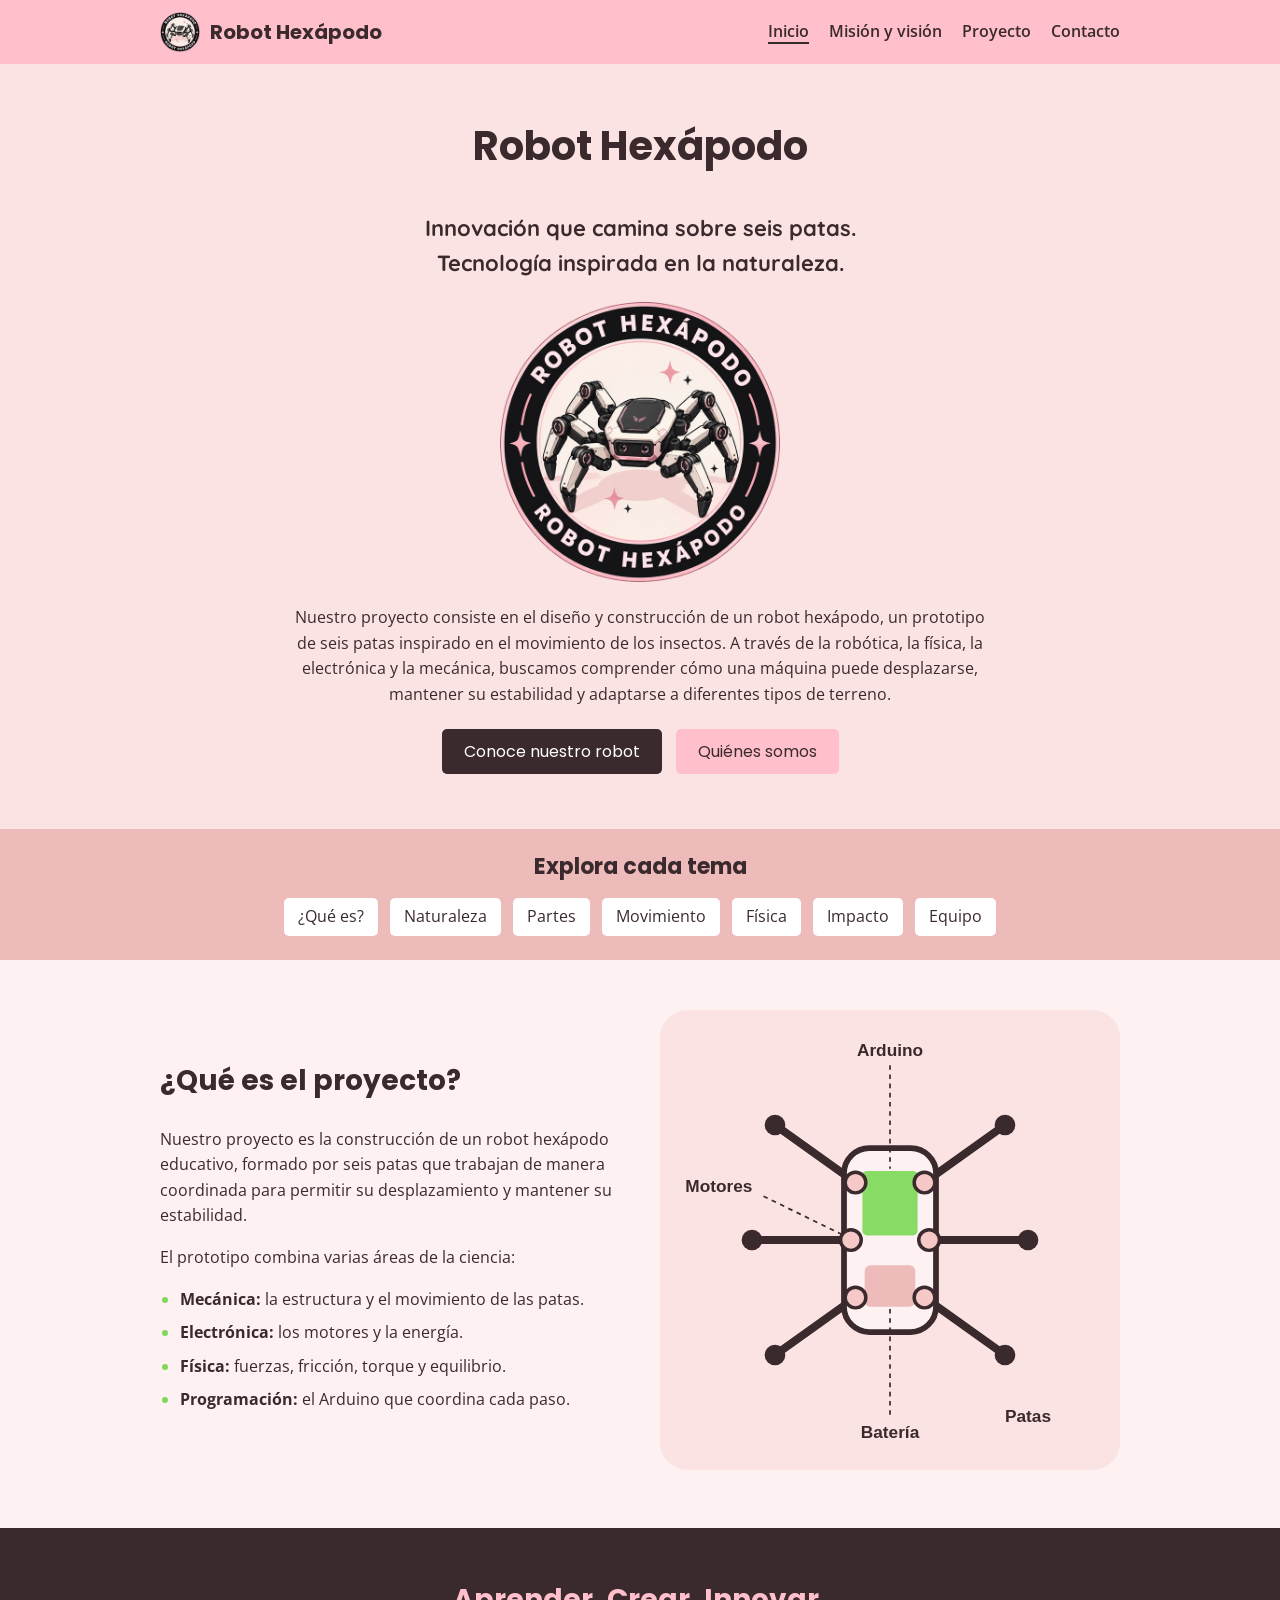
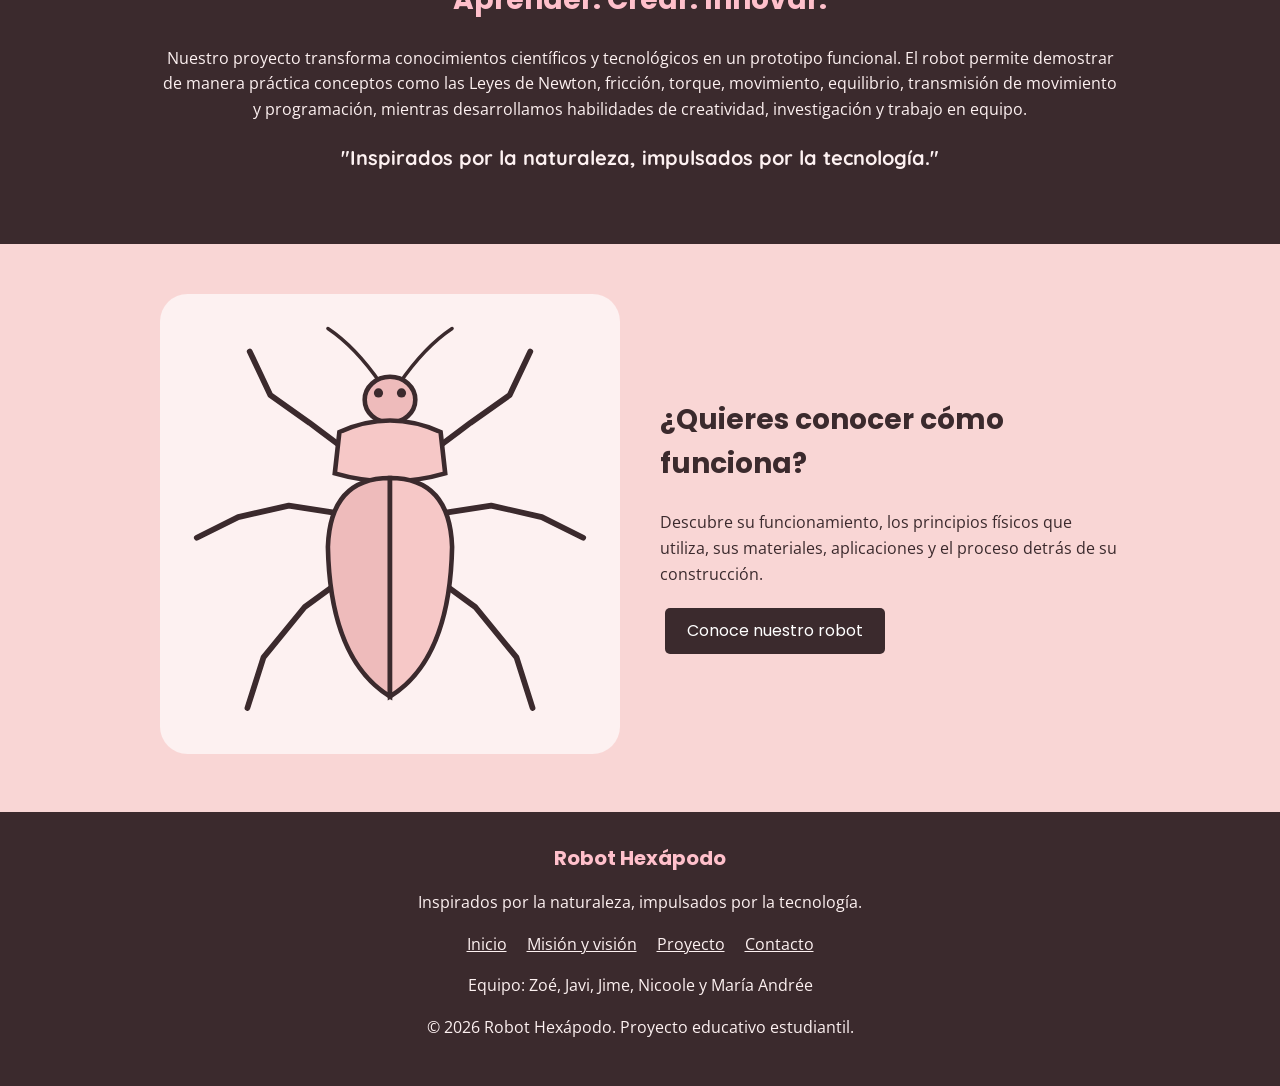
<file: index.html>
<!DOCTYPE html>
<html lang="es">
<head>
    <meta charset="UTF-8">
    <meta name="viewport" content="width=device-width, initial-scale=1.0">
    <title>Robot Hexápodo | Inicio</title>
    <meta name="description" content="Robot hexápodo: un proyecto estudiantil de seis patas inspirado en el movimiento de los insectos.">
    <link rel="icon" href="favicon.ico">
    <link rel="stylesheet" href="styles.css">
</head>
<body>

    <header>
        <div class="contenedor barra">
            <a href="index.html" class="logo">
                <img src="assets/logo-header.png" alt="Logo del robot hexápodo">
                Robot Hexápodo
            </a>
            <button class="menu-btn">Menú</button>
            <nav>
                <ul>
                    <li><a href="index.html" class="activo">Inicio</a></li>
                    <li><a href="mision-vision.html">Misión y visión</a></li>
                    <li><a href="proyecto.html">Proyecto</a></li>
                    <li><a href="contacto.html">Contacto</a></li>
                </ul>
            </nav>
        </div>
    </header>

    <!-- inicio -->
    <section class="inicio">
        <div class="contenedor">
            <h1>Robot Hexápodo</h1>
            <p class="subtitulo">Innovación que camina sobre seis patas.</p>
            <p class="subtitulo">Tecnología inspirada en la naturaleza.</p>
            <img src="assets/logo.png" alt="Logo del robot hexápodo">
            <p>Nuestro proyecto consiste en el diseño y construcción de un robot hexápodo, un prototipo de seis patas inspirado en el movimiento de los insectos. A través de la robótica, la física, la electrónica y la mecánica, buscamos comprender cómo una máquina puede desplazarse, mantener su estabilidad y adaptarse a diferentes tipos de terreno.</p>
            <a href="proyecto.html" class="boton">Conoce nuestro robot</a>
            <a href="mision-vision.html" class="boton boton-rosa">Quiénes somos</a>
        </div>
    </section>

    <!-- botones de temas -->
    <div class="temas">
        <div class="contenedor">
            <h2>Explora cada tema</h2>
            <a href="#que-es">¿Qué es?</a>
            <a href="proyecto.html#naturaleza">Naturaleza</a>
            <a href="proyecto.html#partes">Partes</a>
            <a href="proyecto.html#movimiento">Movimiento</a>
            <a href="proyecto.html#fisica">Física</a>
            <a href="proyecto.html#impacto">Impacto</a>
            <a href="mision-vision.html#equipo">Equipo</a>
        </div>
    </div>

    <!-- que es -->
    <section id="que-es" class="fondo1">
        <div class="contenedor dos-columnas">
            <div>
                <h2>¿Qué es el proyecto?</h2>
                <p>Nuestro proyecto es la construcción de un robot hexápodo educativo, formado por seis patas que trabajan de manera coordinada para permitir su desplazamiento y mantener su estabilidad.</p>
                <p>El prototipo combina varias áreas de la ciencia:</p>
                <ul class="lista">
                    <li><strong>Mecánica:</strong> la estructura y el movimiento de las patas.</li>
                    <li><strong>Electrónica:</strong> los motores y la energía.</li>
                    <li><strong>Física:</strong> fuerzas, fricción, torque y equilibrio.</li>
                    <li><strong>Programación:</strong> el Arduino que coordina cada paso.</li>
                </ul>
            </div>
            <div>
                <img src="assets/partes.svg" alt="Ilustración de las partes del robot: Arduino, batería, motores y patas">
            </div>
        </div>
    </section>

    <!-- propuesta de valor -->
    <section class="oscuro">
        <div class="contenedor">
            <h2>Aprender. Crear. Innovar.</h2>
            <p>Nuestro proyecto transforma conocimientos científicos y tecnológicos en un prototipo funcional. El robot permite demostrar de manera práctica conceptos como las Leyes de Newton, fricción, torque, movimiento, equilibrio, transmisión de movimiento y programación, mientras desarrollamos habilidades de creatividad, investigación y trabajo en equipo.</p>
            <p class="slogan">"Inspirados por la naturaleza, impulsados por la tecnología."</p>
        </div>
    </section>

    <!-- llamado a la accion -->
    <section class="fondo3">
        <div class="contenedor dos-columnas">
            <div>
                <img src="assets/insecto.svg" alt="Ilustración de un escarabajo visto desde arriba, con sus seis patas">
            </div>
            <div>
                <h2>¿Quieres conocer cómo funciona?</h2>
                <p>Descubre su funcionamiento, los principios físicos que utiliza, sus materiales, aplicaciones y el proceso detrás de su construcción.</p>
                <a href="proyecto.html" class="boton">Conoce nuestro robot</a>
            </div>
        </div>
    </section>

    <footer>
        <div class="contenedor">
            <h3>Robot Hexápodo</h3>
            <p>Inspirados por la naturaleza, impulsados por la tecnología.</p>
            <p>
                <a href="index.html">Inicio</a>
                <a href="mision-vision.html">Misión y visión</a>
                <a href="proyecto.html">Proyecto</a>
                <a href="contacto.html">Contacto</a>
            </p>
            <p>Equipo: Zoé, Javi, Jime, Nicoole y María Andrée</p>
            <p>© 2026 Robot Hexápodo. Proyecto educativo estudiantil.</p>
        </div>
    </footer>

    <button class="subir">Subir</button>

    <script src="app.js"></script>
</body>
</html>
</file>
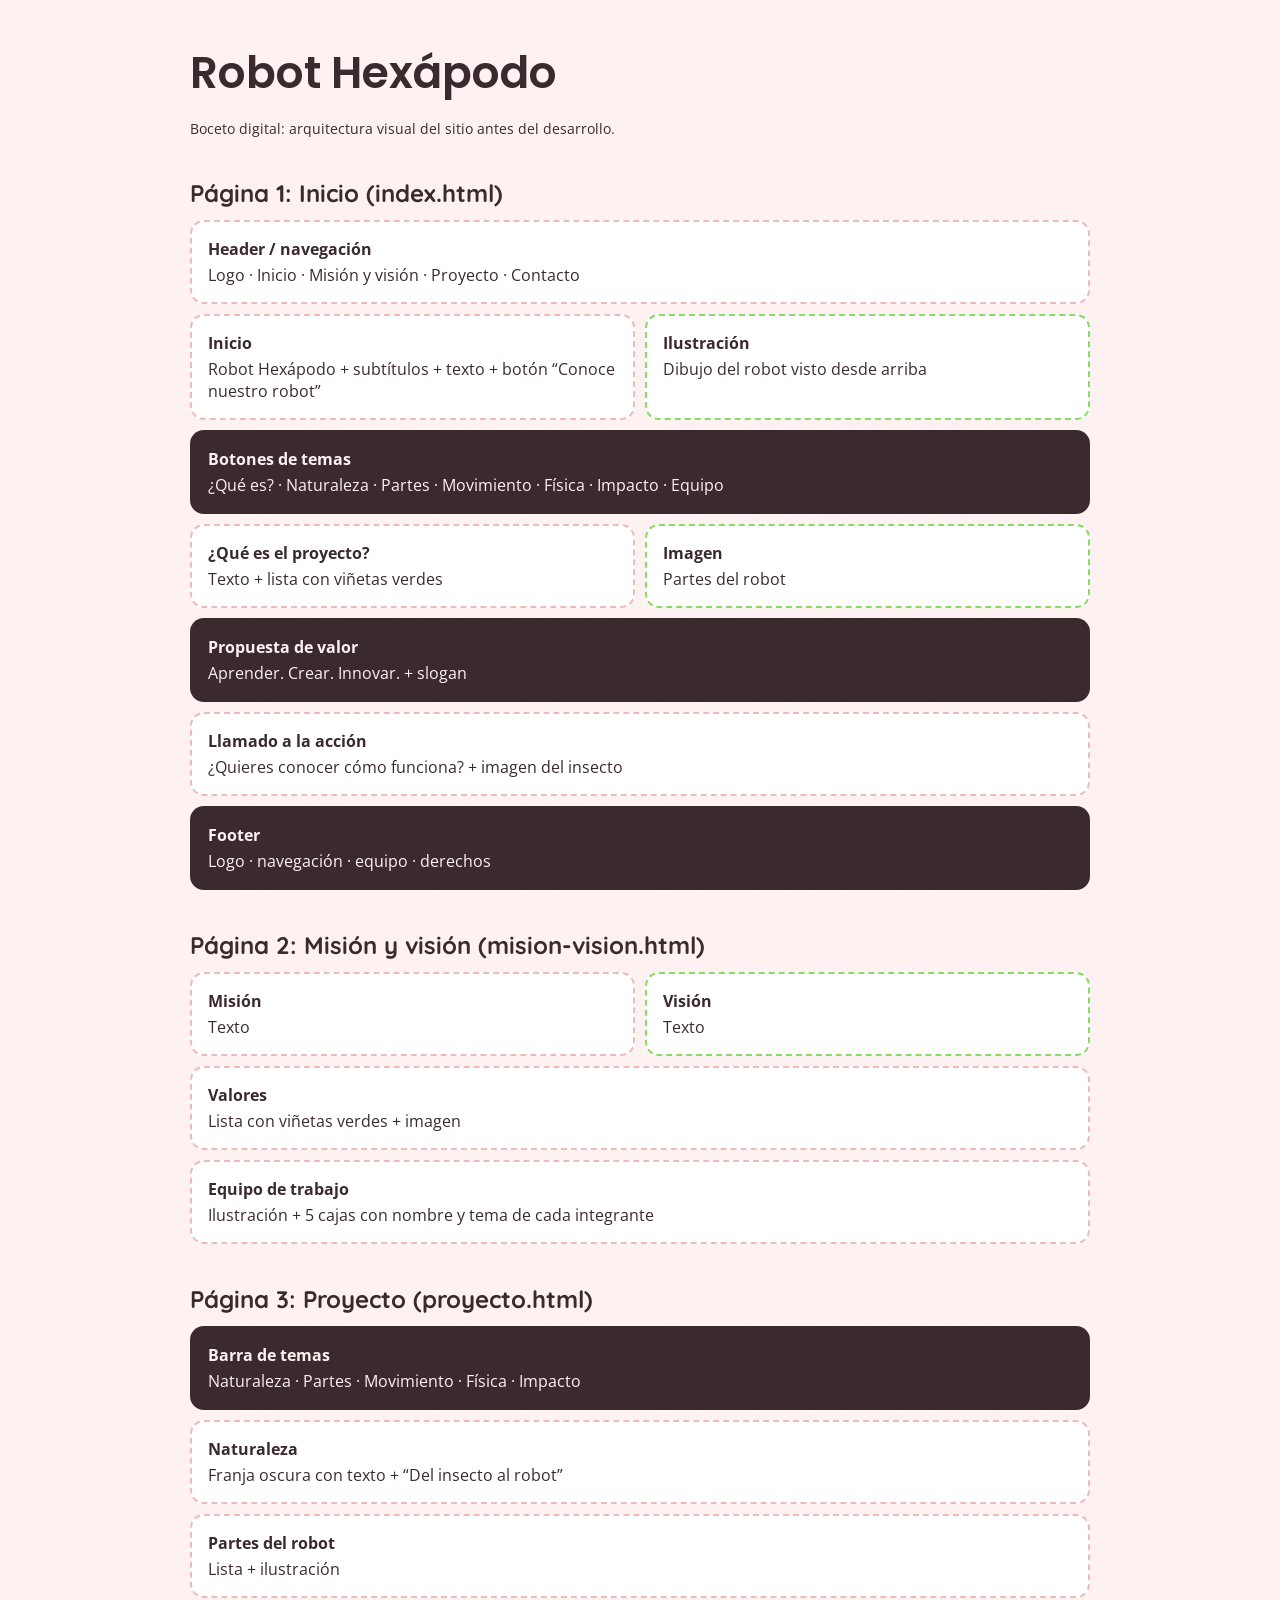
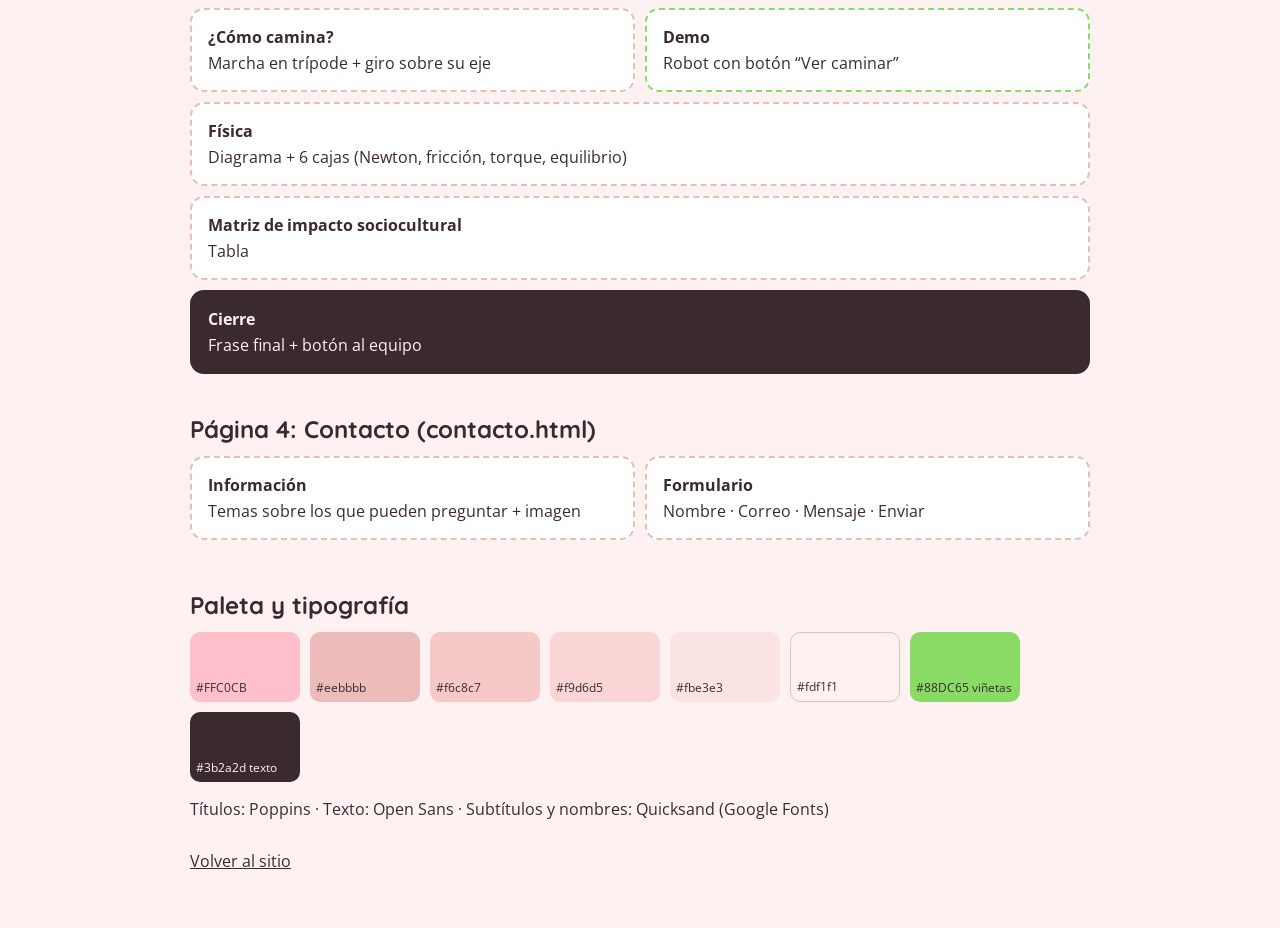
<file: boceto.html>
<!DOCTYPE html>
<html lang="es">
<head>
    <meta charset="UTF-8">
    <meta name="viewport" content="width=device-width, initial-scale=1.0">
    <title>Boceto digital | Robot Hexápodo</title>
    <link rel="icon" href="favicon.ico">
    <link href="https://fonts.googleapis.com/css2?family=Poppins:wght@600&family=Open+Sans&family=Quicksand:wght@700&display=swap" rel="stylesheet">
    <style>
        /* estilos solo para el boceto */
        body {
            font-family: 'Open Sans', Arial, sans-serif;
            background-color: #fdf1f1;
            color: #3b2a2d;
            margin: 0;
            padding: 40px 20px;
        }

        .hoja {
            max-width: 900px;
            margin: 0 auto;
        }

        h1 {
            font-family: 'Poppins', Arial, sans-serif;
            font-weight: 600;
            font-size: 44px;
            margin: 0 0 6px 0;
        }

        h2 {
            font-family: 'Quicksand', Arial, sans-serif;
            font-size: 24px;
            margin: 40px 0 12px 0;
        }

        .etiqueta {
            font-size: 14px;
            margin-bottom: 30px;
        }

        .caja {
            border: 2px dashed #eebbbb;
            border-radius: 14px;
            padding: 16px;
            margin-bottom: 10px;
            background-color: #ffffff;
        }

        .caja b {
            display: block;
            margin-bottom: 4px;
        }

        .fila {
            display: flex;
            gap: 10px;
        }

        .fila .caja {
            flex: 1;
        }

        .oscura {
            background-color: #3b2a2d;
            color: #fdf1f1;
            border-color: #3b2a2d;
        }

        .verde {
            border-color: #88DC65;
        }

        .paleta {
            display: flex;
            flex-wrap: wrap;
            gap: 10px;
        }

        .color {
            width: 110px;
            height: 70px;
            border-radius: 10px;
            display: flex;
            align-items: flex-end;
            padding: 6px;
            font-size: 12px;
            box-sizing: border-box;
        }

        @media (max-width: 600px) {
            .fila {
                flex-direction: column;
            }
        }
    </style>
</head>
<body>
    <div class="hoja">
        <h1>Robot Hexápodo</h1>
        <p class="etiqueta">Boceto digital: arquitectura visual del sitio antes del desarrollo.</p>

        <h2>Página 1: Inicio (index.html)</h2>
        <div class="caja"><b>Header / navegación</b>Logo · Inicio · Misión y visión · Proyecto · Contacto</div>
        <div class="fila">
            <div class="caja"><b>Inicio</b>Robot Hexápodo + subtítulos + texto + botón “Conoce nuestro robot”</div>
            <div class="caja verde"><b>Ilustración</b>Dibujo del robot visto desde arriba</div>
        </div>
        <div class="caja oscura"><b>Botones de temas</b>¿Qué es? · Naturaleza · Partes · Movimiento · Física · Impacto · Equipo</div>
        <div class="fila">
            <div class="caja"><b>¿Qué es el proyecto?</b>Texto + lista con viñetas verdes</div>
            <div class="caja verde"><b>Imagen</b>Partes del robot</div>
        </div>
        <div class="caja oscura"><b>Propuesta de valor</b>Aprender. Crear. Innovar. + slogan</div>
        <div class="caja"><b>Llamado a la acción</b>¿Quieres conocer cómo funciona? + imagen del insecto</div>
        <div class="caja oscura"><b>Footer</b>Logo · navegación · equipo · derechos</div>

        <h2>Página 2: Misión y visión (mision-vision.html)</h2>
        <div class="fila">
            <div class="caja"><b>Misión</b>Texto</div>
            <div class="caja verde"><b>Visión</b>Texto</div>
        </div>
        <div class="caja"><b>Valores</b>Lista con viñetas verdes + imagen</div>
        <div class="caja"><b>Equipo de trabajo</b>Ilustración + 5 cajas con nombre y tema de cada integrante</div>

        <h2>Página 3: Proyecto (proyecto.html)</h2>
        <div class="caja oscura"><b>Barra de temas</b>Naturaleza · Partes · Movimiento · Física · Impacto</div>
        <div class="caja"><b>Naturaleza</b>Franja oscura con texto + “Del insecto al robot”</div>
        <div class="caja"><b>Partes del robot</b>Lista + ilustración</div>
        <div class="fila">
            <div class="caja"><b>¿Cómo camina?</b>Marcha en trípode + giro sobre su eje</div>
            <div class="caja verde"><b>Demo</b>Robot con botón “Ver caminar”</div>
        </div>
        <div class="caja"><b>Física</b>Diagrama + 6 cajas (Newton, fricción, torque, equilibrio)</div>
        <div class="caja"><b>Matriz de impacto sociocultural</b>Tabla</div>
        <div class="caja oscura"><b>Cierre</b>Frase final + botón al equipo</div>

        <h2>Página 4: Contacto (contacto.html)</h2>
        <div class="fila">
            <div class="caja"><b>Información</b>Temas sobre los que pueden preguntar + imagen</div>
            <div class="caja"><b>Formulario</b>Nombre · Correo · Mensaje · Enviar</div>
        </div>

        <h2>Paleta y tipografía</h2>
        <div class="paleta">
            <div class="color" style="background:#FFC0CB">#FFC0CB</div>
            <div class="color" style="background:#eebbbb">#eebbbb</div>
            <div class="color" style="background:#f6c8c7">#f6c8c7</div>
            <div class="color" style="background:#f9d6d5">#f9d6d5</div>
            <div class="color" style="background:#fbe3e3">#fbe3e3</div>
            <div class="color" style="background:#fdf1f1; border: 1px solid #eebbbb">#fdf1f1</div>
            <div class="color" style="background:#88DC65">#88DC65 viñetas</div>
            <div class="color" style="background:#3b2a2d; color:#fdf1f1">#3b2a2d texto</div>
        </div>
        <p style="margin-top: 16px;">Títulos: Poppins · Texto: Open Sans · Subtítulos y nombres: Quicksand (Google Fonts)</p>
        <p style="margin-top: 30px;"><a href="index.html" style="color:#3b2a2d">Volver al sitio</a></p>
    </div>
</body>
</html>
</file>
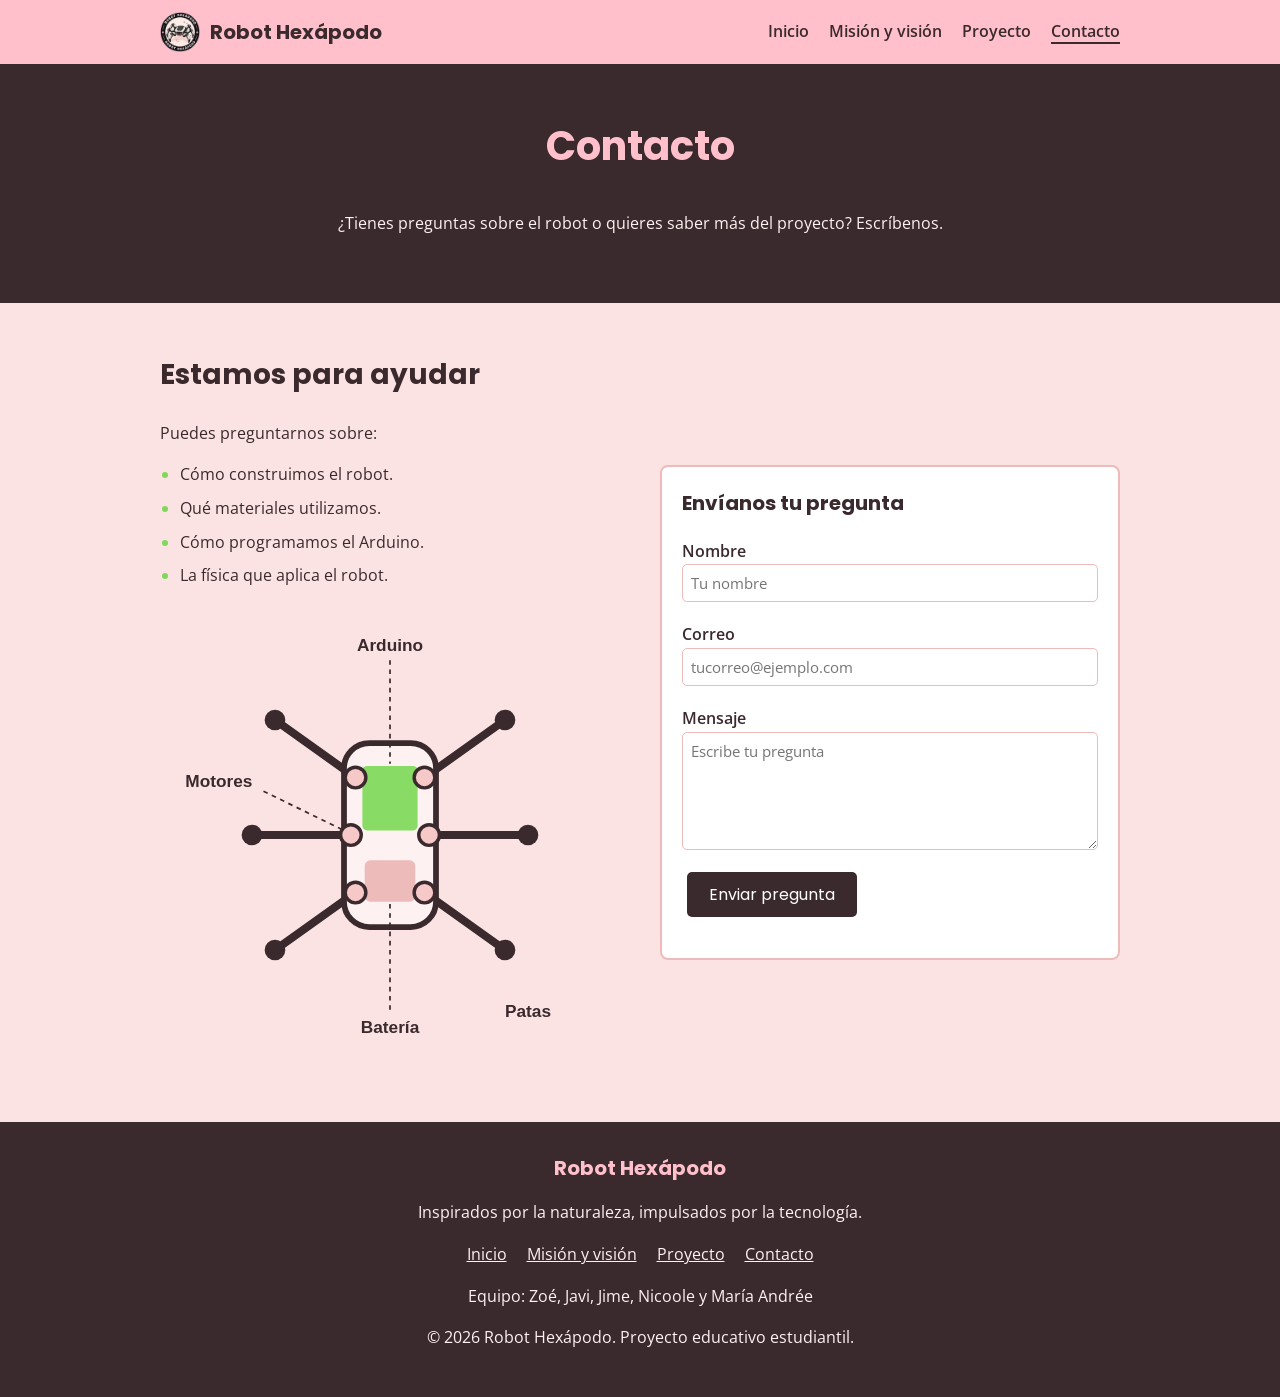
<file: contacto.html>
<!DOCTYPE html>
<html lang="es">
<head>
    <meta charset="UTF-8">
    <meta name="viewport" content="width=device-width, initial-scale=1.0">
    <title>Robot Hexápodo | Contacto</title>
    <meta name="description" content="Escríbenos tus preguntas sobre el robot hexápodo.">
    <link rel="icon" href="favicon.ico">
    <link rel="stylesheet" href="styles.css">
</head>
<body>

    <header>
        <div class="contenedor barra">
            <a href="index.html" class="logo">
                <img src="assets/logo-header.png" alt="Logo del robot hexápodo">
                Robot Hexápodo
            </a>
            <button class="menu-btn">Menú</button>
            <nav>
                <ul>
                    <li><a href="index.html">Inicio</a></li>
                    <li><a href="mision-vision.html">Misión y visión</a></li>
                    <li><a href="proyecto.html">Proyecto</a></li>
                    <li><a href="contacto.html" class="activo">Contacto</a></li>
                </ul>
            </nav>
        </div>
    </header>

    <section class="oscuro">
        <div class="contenedor">
            <h1>Contacto</h1>
            <p>¿Tienes preguntas sobre el robot o quieres saber más del proyecto? Escríbenos.</p>
        </div>
    </section>

    <section class="fondo2">
        <div class="contenedor dos-columnas">
            <div>
                <h2>Estamos para ayudar</h2>
                <p>Puedes preguntarnos sobre:</p>
                <ul class="lista">
                    <li>Cómo construimos el robot.</li>
                    <li>Qué materiales utilizamos.</li>
                    <li>Cómo programamos el Arduino.</li>
                    <li>La física que aplica el robot.</li>
                </ul>
                <img src="assets/partes.svg" alt="Ilustración de las partes del robot">
            </div>
            <div>
                <form id="form-contacto">
                    <h3>Envíanos tu pregunta</h3>

                    <label for="nombre">Nombre</label>
                    <input type="text" id="nombre" placeholder="Tu nombre">

                    <label for="correo">Correo</label>
                    <input type="email" id="correo" placeholder="tucorreo@ejemplo.com">

                    <label for="mensaje">Mensaje</label>
                    <textarea id="mensaje" rows="5" placeholder="Escribe tu pregunta"></textarea>

                    <button type="submit" class="boton">Enviar pregunta</button>
                    <p class="mensaje-form"></p>
                </form>
            </div>
        </div>
    </section>

    <footer>
        <div class="contenedor">
            <h3>Robot Hexápodo</h3>
            <p>Inspirados por la naturaleza, impulsados por la tecnología.</p>
            <p>
                <a href="index.html">Inicio</a>
                <a href="mision-vision.html">Misión y visión</a>
                <a href="proyecto.html">Proyecto</a>
                <a href="contacto.html">Contacto</a>
            </p>
            <p>Equipo: Zoé, Javi, Jime, Nicoole y María Andrée</p>
            <p>© 2026 Robot Hexápodo. Proyecto educativo estudiantil.</p>
        </div>
    </footer>

    <button class="subir">Subir</button>

    <script src="app.js"></script>
</body>
</html>
</file>
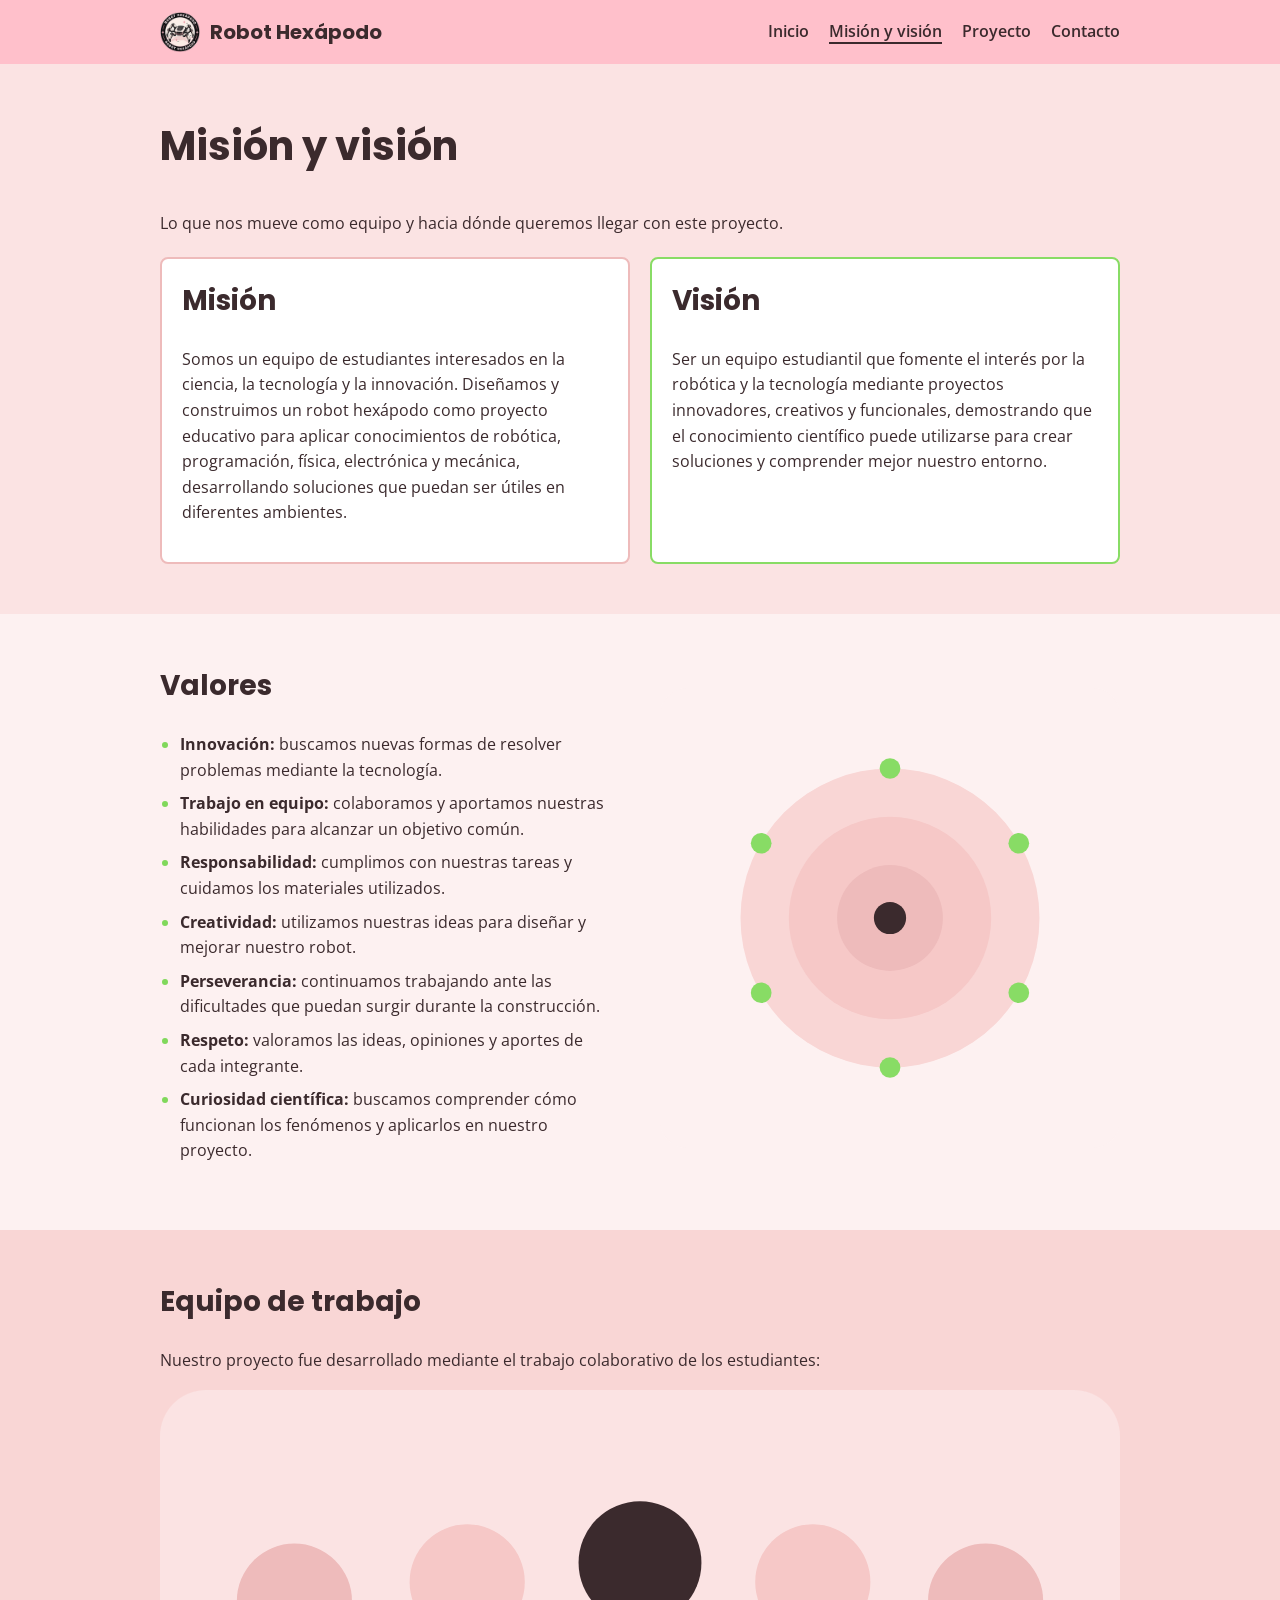
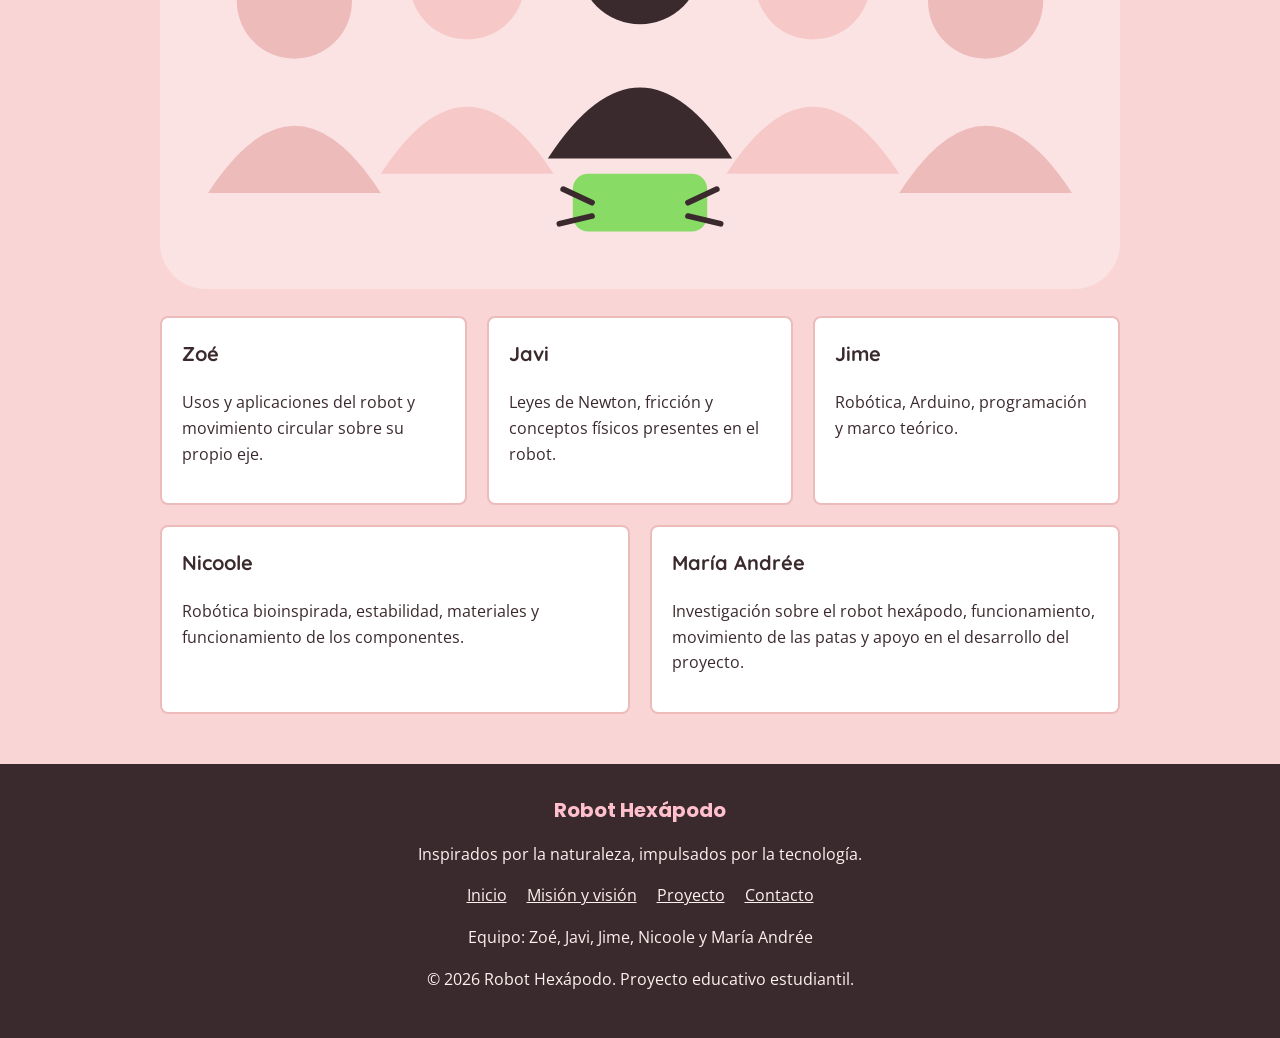
<file: mision-vision.html>
<!DOCTYPE html>
<html lang="es">
<head>
    <meta charset="UTF-8">
    <meta name="viewport" content="width=device-width, initial-scale=1.0">
    <title>Robot Hexápodo | Misión y visión</title>
    <meta name="description" content="Misión, visión, valores y equipo del proyecto robot hexápodo.">
    <link rel="icon" href="favicon.ico">
    <link rel="stylesheet" href="styles.css">
</head>
<body>

    <header>
        <div class="contenedor barra">
            <a href="index.html" class="logo">
                <img src="assets/logo-header.png" alt="Logo del robot hexápodo">
                Robot Hexápodo
            </a>
            <button class="menu-btn">Menú</button>
            <nav>
                <ul>
                    <li><a href="index.html">Inicio</a></li>
                    <li><a href="mision-vision.html" class="activo">Misión y visión</a></li>
                    <li><a href="proyecto.html">Proyecto</a></li>
                    <li><a href="contacto.html">Contacto</a></li>
                </ul>
            </nav>
        </div>
    </header>

    <!-- mision y vision -->
    <section class="fondo2">
        <div class="contenedor">
            <h1>Misión y visión</h1>
            <p>Lo que nos mueve como equipo y hacia dónde queremos llegar con este proyecto.</p>

            <div class="cajas">
                <div class="caja">
                    <h2>Misión</h2>
                    <p>Somos un equipo de estudiantes interesados en la ciencia, la tecnología y la innovación. Diseñamos y construimos un robot hexápodo como proyecto educativo para aplicar conocimientos de robótica, programación, física, electrónica y mecánica, desarrollando soluciones que puedan ser útiles en diferentes ambientes.</p>
                </div>
                <div class="caja caja-verde">
                    <h2>Visión</h2>
                    <p>Ser un equipo estudiantil que fomente el interés por la robótica y la tecnología mediante proyectos innovadores, creativos y funcionales, demostrando que el conocimiento científico puede utilizarse para crear soluciones y comprender mejor nuestro entorno.</p>
                </div>
            </div>
        </div>
    </section>

    <!-- valores -->
    <section id="valores" class="fondo1">
        <div class="contenedor dos-columnas">
            <div>
                <h2>Valores</h2>
                <ul class="lista">
                    <li><strong>Innovación:</strong> buscamos nuevas formas de resolver problemas mediante la tecnología.</li>
                    <li><strong>Trabajo en equipo:</strong> colaboramos y aportamos nuestras habilidades para alcanzar un objetivo común.</li>
                    <li><strong>Responsabilidad:</strong> cumplimos con nuestras tareas y cuidamos los materiales utilizados.</li>
                    <li><strong>Creatividad:</strong> utilizamos nuestras ideas para diseñar y mejorar nuestro robot.</li>
                    <li><strong>Perseverancia:</strong> continuamos trabajando ante las dificultades que puedan surgir durante la construcción.</li>
                    <li><strong>Respeto:</strong> valoramos las ideas, opiniones y aportes de cada integrante.</li>
                    <li><strong>Curiosidad científica:</strong> buscamos comprender cómo funcionan los fenómenos y aplicarlos en nuestro proyecto.</li>
                </ul>
            </div>
            <div>
                <img src="assets/impacto.svg" alt="Ilustración de círculos que representan los valores del equipo">
            </div>
        </div>
    </section>

    <!-- equipo -->
    <section id="equipo" class="fondo3">
        <div class="contenedor">
            <h2>Equipo de trabajo</h2>
            <p>Nuestro proyecto fue desarrollado mediante el trabajo colaborativo de los estudiantes:</p>
            <img src="assets/equipo.svg" alt="Ilustración de cinco integrantes alrededor del robot">

            <div class="cajas">
                <div class="caja">
                    <h3>Zoé</h3>
                    <p>Usos y aplicaciones del robot y movimiento circular sobre su propio eje.</p>
                </div>
                <div class="caja">
                    <h3>Javi</h3>
                    <p>Leyes de Newton, fricción y conceptos físicos presentes en el robot.</p>
                </div>
                <div class="caja">
                    <h3>Jime</h3>
                    <p>Robótica, Arduino, programación y marco teórico.</p>
                </div>
                <div class="caja">
                    <h3>Nicoole</h3>
                    <p>Robótica bioinspirada, estabilidad, materiales y funcionamiento de los componentes.</p>
                </div>
                <div class="caja">
                    <h3>María Andrée</h3>
                    <p>Investigación sobre el robot hexápodo, funcionamiento, movimiento de las patas y apoyo en el desarrollo del proyecto.</p>
                </div>
            </div>
        </div>
    </section>

    <footer>
        <div class="contenedor">
            <h3>Robot Hexápodo</h3>
            <p>Inspirados por la naturaleza, impulsados por la tecnología.</p>
            <p>
                <a href="index.html">Inicio</a>
                <a href="mision-vision.html">Misión y visión</a>
                <a href="proyecto.html">Proyecto</a>
                <a href="contacto.html">Contacto</a>
            </p>
            <p>Equipo: Zoé, Javi, Jime, Nicoole y María Andrée</p>
            <p>© 2026 Robot Hexápodo. Proyecto educativo estudiantil.</p>
        </div>
    </footer>

    <button class="subir">Subir</button>

    <script src="app.js"></script>
</body>
</html>
</file>
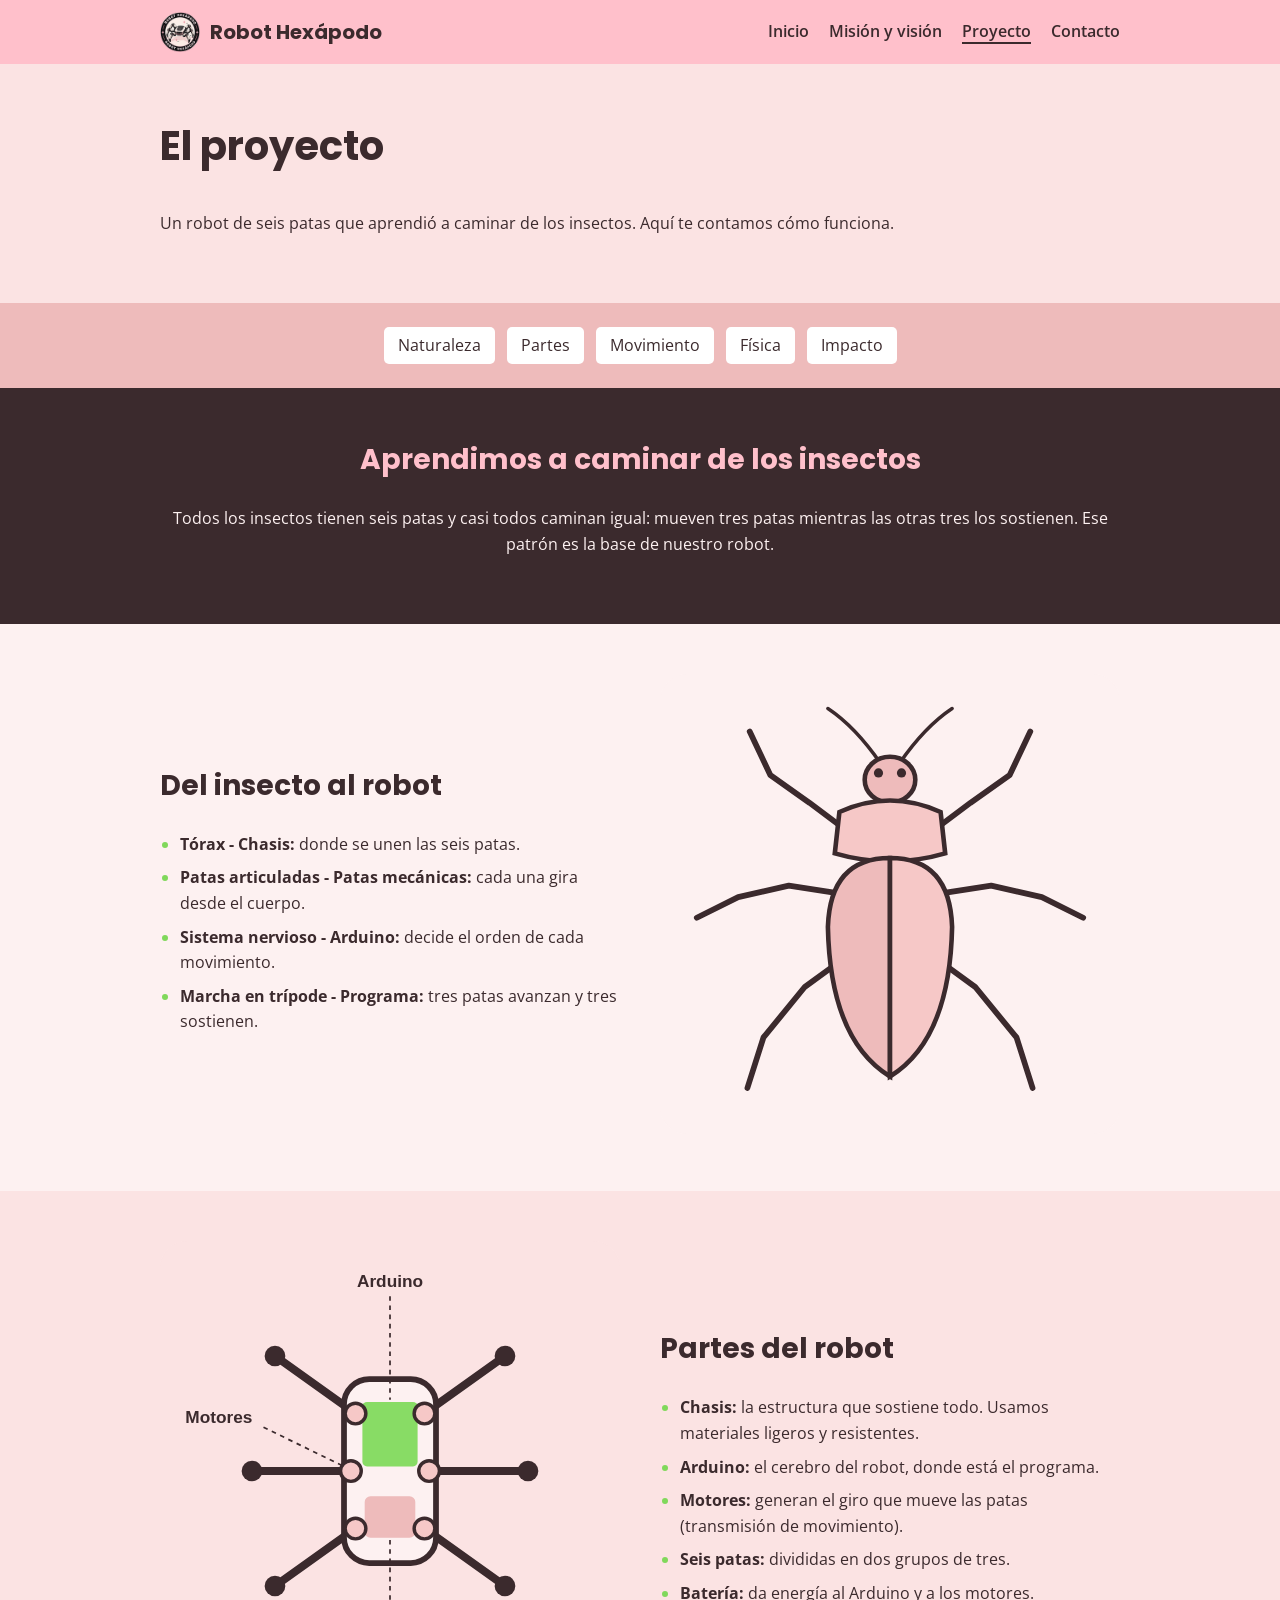
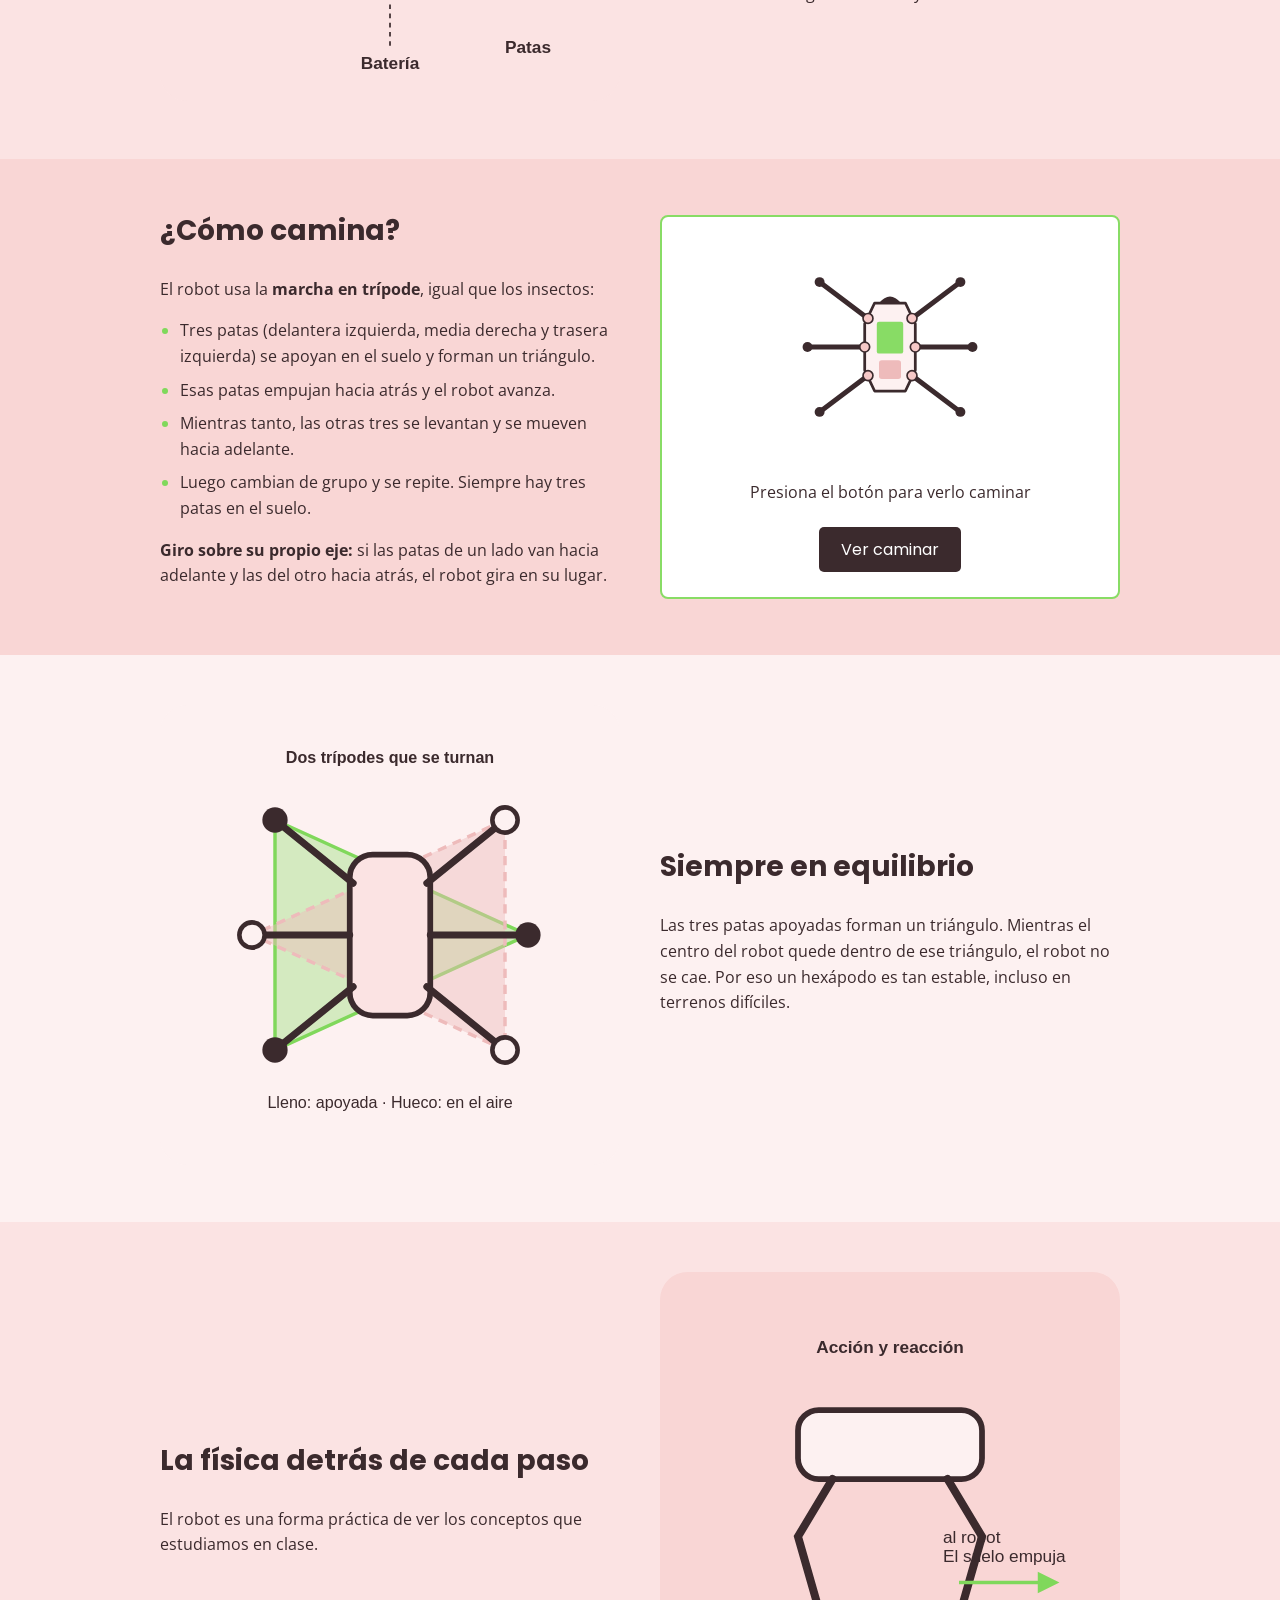
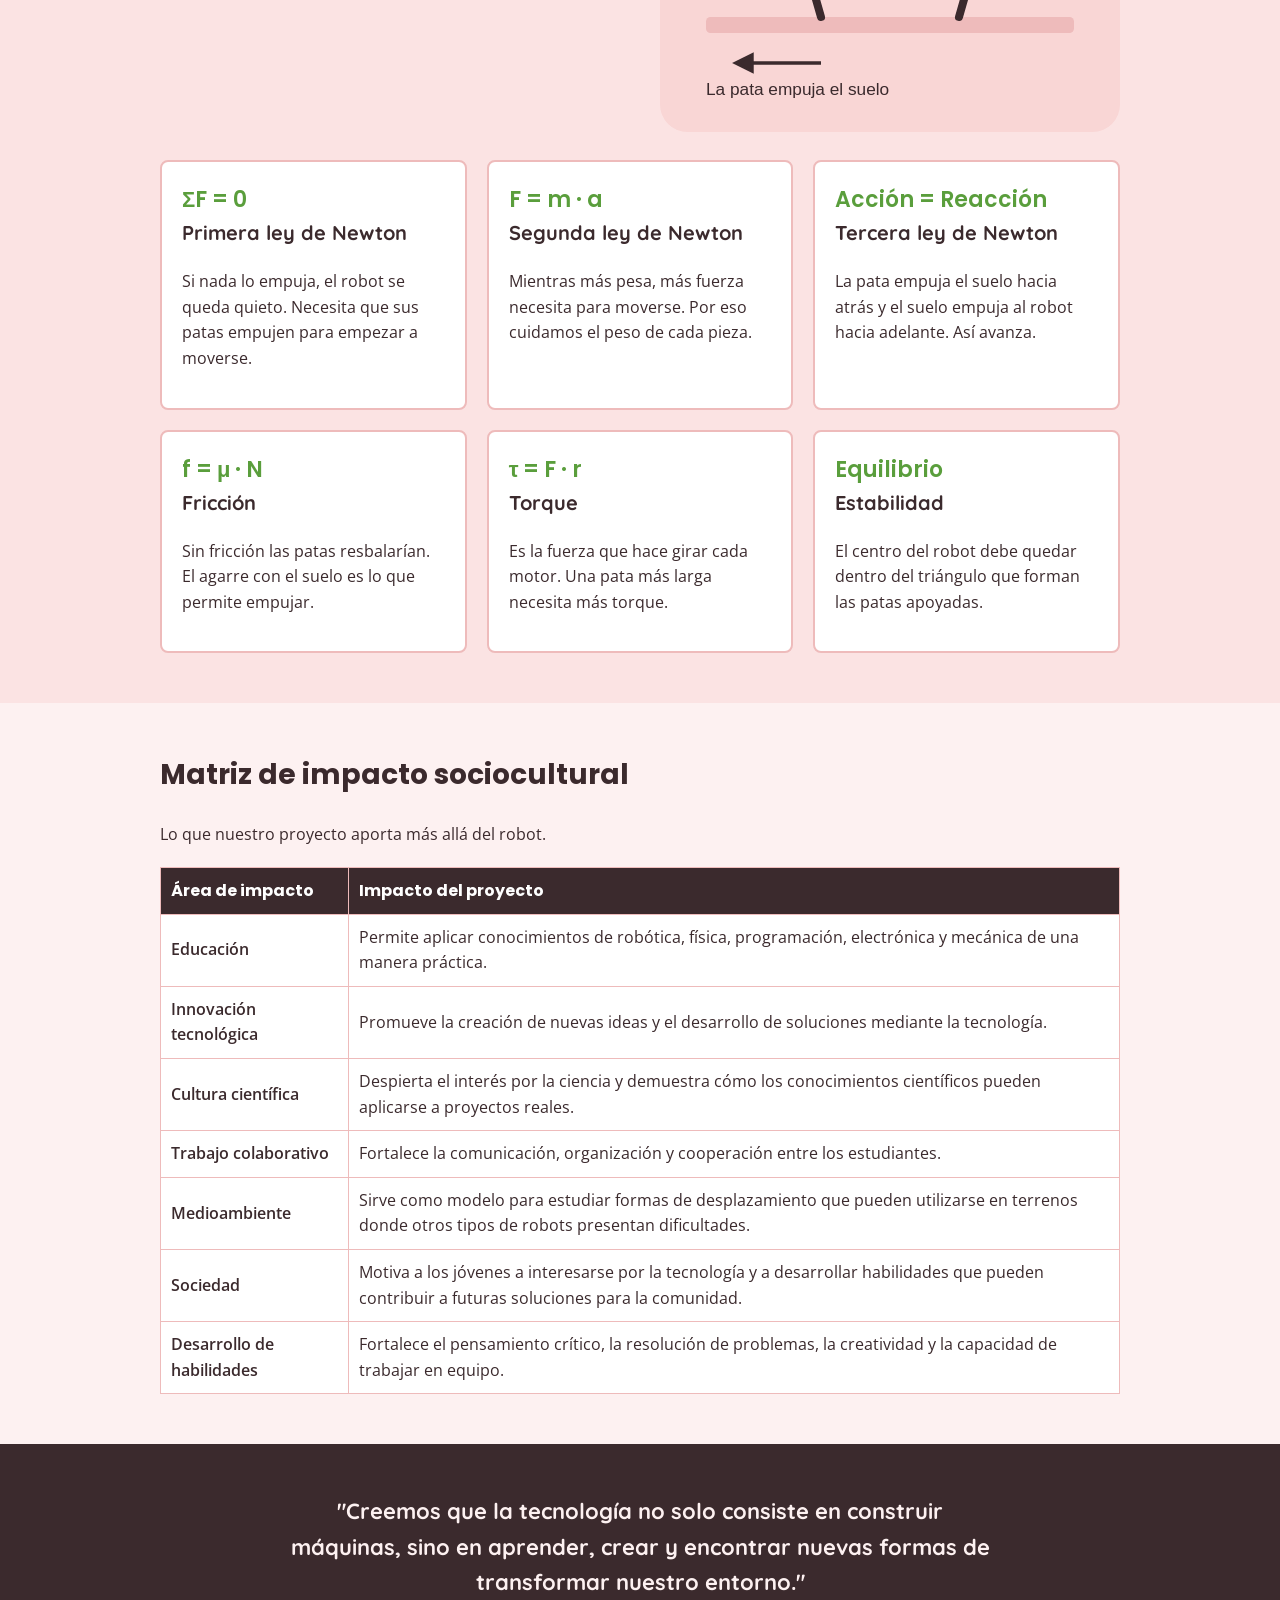
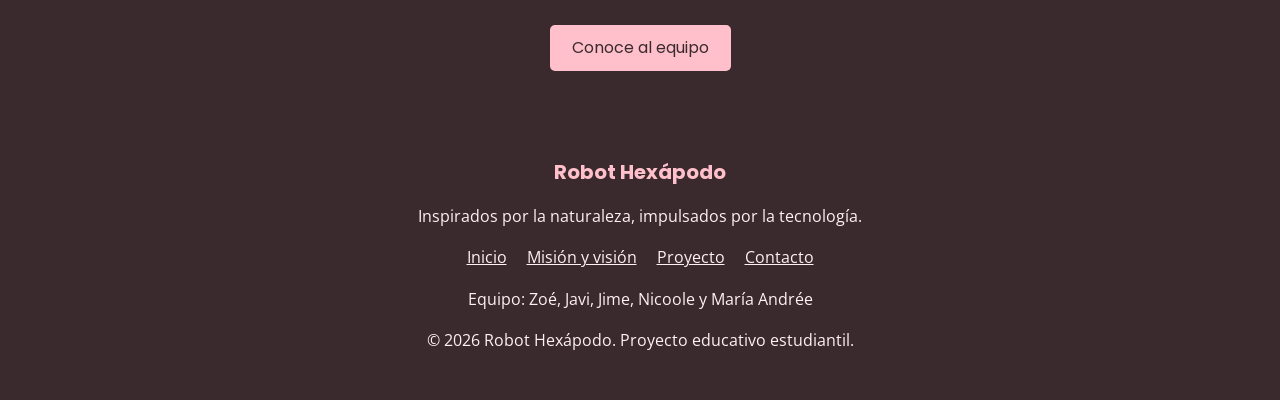
<file: proyecto.html>
<!DOCTYPE html>
<html lang="es">
<head>
    <meta charset="UTF-8">
    <meta name="viewport" content="width=device-width, initial-scale=1.0">
    <title>Robot Hexápodo | Proyecto</title>
    <meta name="description" content="Cómo funciona el robot hexápodo: inspiración en los insectos, partes, movimiento, física e impacto.">
    <link rel="icon" href="favicon.ico">
    <link rel="stylesheet" href="styles.css">
</head>
<body>

    <header>
        <div class="contenedor barra">
            <a href="index.html" class="logo">
                <img src="assets/logo-header.png" alt="Logo del robot hexápodo">
                Robot Hexápodo
            </a>
            <button class="menu-btn">Menú</button>
            <nav>
                <ul>
                    <li><a href="index.html">Inicio</a></li>
                    <li><a href="mision-vision.html">Misión y visión</a></li>
                    <li><a href="proyecto.html" class="activo">Proyecto</a></li>
                    <li><a href="contacto.html">Contacto</a></li>
                </ul>
            </nav>
        </div>
    </header>

    <section class="fondo2">
        <div class="contenedor">
            <h1>El proyecto</h1>
            <p>Un robot de seis patas que aprendió a caminar de los insectos. Aquí te contamos cómo funciona.</p>
        </div>
    </section>

    <!-- botones de temas -->
    <div class="temas">
        <div class="contenedor">
            <a href="#naturaleza">Naturaleza</a>
            <a href="#partes">Partes</a>
            <a href="#movimiento">Movimiento</a>
            <a href="#fisica">Física</a>
            <a href="#impacto">Impacto</a>
        </div>
    </div>

    <!-- naturaleza -->
    <section id="naturaleza" class="oscuro">
        <div class="contenedor">
            <h2>Aprendimos a caminar de los insectos</h2>
            <p>Todos los insectos tienen seis patas y casi todos caminan igual: mueven tres patas mientras las otras tres los sostienen. Ese patrón es la base de nuestro robot.</p>
        </div>
    </section>

    <section class="fondo1">
        <div class="contenedor dos-columnas">
            <div>
                <h2>Del insecto al robot</h2>
                <ul class="lista">
                    <li><strong>Tórax - Chasis:</strong> donde se unen las seis patas.</li>
                    <li><strong>Patas articuladas - Patas mecánicas:</strong> cada una gira desde el cuerpo.</li>
                    <li><strong>Sistema nervioso - Arduino:</strong> decide el orden de cada movimiento.</li>
                    <li><strong>Marcha en trípode - Programa:</strong> tres patas avanzan y tres sostienen.</li>
                </ul>
            </div>
            <div>
                <img src="assets/insecto.svg" alt="Ilustración de un escarabajo con sus seis patas">
            </div>
        </div>
    </section>

    <!-- partes -->
    <section id="partes" class="fondo2">
        <div class="contenedor dos-columnas">
            <div>
                <img src="assets/partes.svg" alt="Ilustración de las partes del robot: Arduino, batería, motores y patas">
            </div>
            <div>
                <h2>Partes del robot</h2>
                <ul class="lista">
                    <li><strong>Chasis:</strong> la estructura que sostiene todo. Usamos materiales ligeros y resistentes.</li>
                    <li><strong>Arduino:</strong> el cerebro del robot, donde está el programa.</li>
                    <li><strong>Motores:</strong> generan el giro que mueve las patas (transmisión de movimiento).</li>
                    <li><strong>Seis patas:</strong> divididas en dos grupos de tres.</li>
                    <li><strong>Batería:</strong> da energía al Arduino y a los motores.</li>
                </ul>
            </div>
        </div>
    </section>

    <!-- movimiento -->
    <section id="movimiento" class="fondo3">
        <div class="contenedor dos-columnas">
            <div>
                <h2>¿Cómo camina?</h2>
                <p>El robot usa la <strong>marcha en trípode</strong>, igual que los insectos:</p>
                <ul class="lista">
                    <li>Tres patas (delantera izquierda, media derecha y trasera izquierda) se apoyan en el suelo y forman un triángulo.</li>
                    <li>Esas patas empujan hacia atrás y el robot avanza.</li>
                    <li>Mientras tanto, las otras tres se levantan y se mueven hacia adelante.</li>
                    <li>Luego cambian de grupo y se repite. Siempre hay tres patas en el suelo.</li>
                </ul>
                <p><strong>Giro sobre su propio eje:</strong> si las patas de un lado van hacia adelante y las del otro hacia atrás, el robot gira en su lugar.</p>
            </div>
            <div>
                <div class="demo">
                    <img src="assets/robot.svg" alt="Dibujo del robot hexápodo visto desde arriba" id="robot-demo">
                    <p id="estado">Presiona el botón para verlo caminar</p>
                    <button id="btn-caminar" class="boton">Ver caminar</button>
                </div>
            </div>
        </div>
    </section>

    <section class="fondo1">
        <div class="contenedor dos-columnas">
            <div>
                <img src="assets/marcha.svg" alt="Diagrama de los dos trípodes de patas que se turnan para caminar">
            </div>
            <div>
                <h2>Siempre en equilibrio</h2>
                <p>Las tres patas apoyadas forman un triángulo. Mientras el centro del robot quede dentro de ese triángulo, el robot no se cae. Por eso un hexápodo es tan estable, incluso en terrenos difíciles.</p>
            </div>
        </div>
    </section>

    <!-- fisica -->
    <section id="fisica" class="fondo2">
        <div class="contenedor">
            <div class="dos-columnas">
                <div>
                    <h2>La física detrás de cada paso</h2>
                    <p>El robot es una forma práctica de ver los conceptos que estudiamos en clase.</p>
                </div>
                <div>
                    <img src="assets/fisica.svg" alt="Diagrama de acción y reacción: la pata empuja el suelo y el suelo empuja al robot">
                </div>
            </div>

            <div class="cajas">
                <div class="caja">
                    <p class="formula">ΣF = 0</p>
                    <h3>Primera ley de Newton</h3>
                    <p>Si nada lo empuja, el robot se queda quieto. Necesita que sus patas empujen para empezar a moverse.</p>
                </div>
                <div class="caja">
                    <p class="formula">F = m · a</p>
                    <h3>Segunda ley de Newton</h3>
                    <p>Mientras más pesa, más fuerza necesita para moverse. Por eso cuidamos el peso de cada pieza.</p>
                </div>
                <div class="caja">
                    <p class="formula">Acción = Reacción</p>
                    <h3>Tercera ley de Newton</h3>
                    <p>La pata empuja el suelo hacia atrás y el suelo empuja al robot hacia adelante. Así avanza.</p>
                </div>
                <div class="caja">
                    <p class="formula">f = μ · N</p>
                    <h3>Fricción</h3>
                    <p>Sin fricción las patas resbalarían. El agarre con el suelo es lo que permite empujar.</p>
                </div>
                <div class="caja">
                    <p class="formula">τ = F · r</p>
                    <h3>Torque</h3>
                    <p>Es la fuerza que hace girar cada motor. Una pata más larga necesita más torque.</p>
                </div>
                <div class="caja">
                    <p class="formula">Equilibrio</p>
                    <h3>Estabilidad</h3>
                    <p>El centro del robot debe quedar dentro del triángulo que forman las patas apoyadas.</p>
                </div>
            </div>
        </div>
    </section>

    <!-- impacto -->
    <section id="impacto" class="fondo1">
        <div class="contenedor">
            <h2>Matriz de impacto sociocultural</h2>
            <p>Lo que nuestro proyecto aporta más allá del robot.</p>
            <table>
                <tr>
                    <th>Área de impacto</th>
                    <th>Impacto del proyecto</th>
                </tr>
                <tr>
                    <td>Educación</td>
                    <td>Permite aplicar conocimientos de robótica, física, programación, electrónica y mecánica de una manera práctica.</td>
                </tr>
                <tr>
                    <td>Innovación tecnológica</td>
                    <td>Promueve la creación de nuevas ideas y el desarrollo de soluciones mediante la tecnología.</td>
                </tr>
                <tr>
                    <td>Cultura científica</td>
                    <td>Despierta el interés por la ciencia y demuestra cómo los conocimientos científicos pueden aplicarse a proyectos reales.</td>
                </tr>
                <tr>
                    <td>Trabajo colaborativo</td>
                    <td>Fortalece la comunicación, organización y cooperación entre los estudiantes.</td>
                </tr>
                <tr>
                    <td>Medioambiente</td>
                    <td>Sirve como modelo para estudiar formas de desplazamiento que pueden utilizarse en terrenos donde otros tipos de robots presentan dificultades.</td>
                </tr>
                <tr>
                    <td>Sociedad</td>
                    <td>Motiva a los jóvenes a interesarse por la tecnología y a desarrollar habilidades que pueden contribuir a futuras soluciones para la comunidad.</td>
                </tr>
                <tr>
                    <td>Desarrollo de habilidades</td>
                    <td>Fortalece el pensamiento crítico, la resolución de problemas, la creatividad y la capacidad de trabajar en equipo.</td>
                </tr>
            </table>
        </div>
    </section>

    <!-- cierre -->
    <section class="oscuro">
        <div class="contenedor">
            <blockquote>"Creemos que la tecnología no solo consiste en construir máquinas, sino en aprender, crear y encontrar nuevas formas de transformar nuestro entorno."</blockquote>
            <a href="mision-vision.html#equipo" class="boton boton-rosa">Conoce al equipo</a>
        </div>
    </section>

    <footer>
        <div class="contenedor">
            <h3>Robot Hexápodo</h3>
            <p>Inspirados por la naturaleza, impulsados por la tecnología.</p>
            <p>
                <a href="index.html">Inicio</a>
                <a href="mision-vision.html">Misión y visión</a>
                <a href="proyecto.html">Proyecto</a>
                <a href="contacto.html">Contacto</a>
            </p>
            <p>Equipo: Zoé, Javi, Jime, Nicoole y María Andrée</p>
            <p>© 2026 Robot Hexápodo. Proyecto educativo estudiantil.</p>
        </div>
    </footer>

    <button class="subir">Subir</button>

    <script src="app.js"></script>
</body>
</html>
</file>
<file: styles.css>
/* estilos de la pagina del robot hexapodo */

/* letras de google fonts */
@import url('https://fonts.googleapis.com/css2?family=Poppins:wght@400;600;700&family=Open+Sans:wght@400;600&family=Quicksand:wght@500;700&display=swap');

* {
    box-sizing: border-box;
}

body {
    margin: 0;
    font-family: 'Open Sans', Arial, sans-serif;
    font-size: 16px;
    line-height: 1.6;
    color: #3b2a2d;
    background-color: #fdf1f1;
}

h1, h2, h3 {
    font-family: 'Poppins', Arial, sans-serif;
    margin-top: 0;
}

h1 {
    font-size: 40px;
}

h2 {
    font-size: 28px;
}

h3 {
    font-size: 20px;
}

img {
    max-width: 100%;
}

a {
    color: #3b2a2d;
}

.contenedor {
    max-width: 1000px;
    margin: 0 auto;
    padding: 0 20px;
}


/* ----- header ----- */
header {
    background-color: #FFC0CB;
    padding: 12px 0;
}

.barra {
    display: flex;
    justify-content: space-between;
    align-items: center;
    flex-wrap: wrap;
}

.logo {
    display: flex;
    align-items: center;
    gap: 10px;
    font-family: 'Poppins', Arial, sans-serif;
    font-weight: 700;
    font-size: 20px;
    text-decoration: none;
}

.logo img {
    width: 40px;
}

nav ul {
    list-style: none;
    margin: 0;
    padding: 0;
    display: flex;
    gap: 20px;
}

nav a {
    text-decoration: none;
    font-weight: 600;
}

nav a:hover {
    text-decoration: underline;
}

nav a.activo {
    border-bottom: 2px solid #3b2a2d;
}

.menu-btn {
    display: none;
    background-color: #3b2a2d;
    color: white;
    border: none;
    padding: 8px 14px;
    border-radius: 5px;
    font-family: 'Poppins', Arial, sans-serif;
    cursor: pointer;
}


/* ----- secciones ----- */
section {
    padding: 50px 0;
}

.fondo1 {
    background-color: #fdf1f1;
}

.fondo2 {
    background-color: #fbe3e3;
}

.fondo3 {
    background-color: #f9d6d5;
}

.oscuro {
    background-color: #3b2a2d;
    color: #fdf1f1;
    text-align: center;
}

.oscuro h1,
.oscuro h2 {
    color: #FFC0CB;
}

.centrado {
    text-align: center;
}

.subtitulo {
    font-family: 'Quicksand', Arial, sans-serif;
    font-size: 22px;
    font-weight: 700;
    margin: 0;
}

.slogan {
    font-family: 'Quicksand', Arial, sans-serif;
    font-size: 20px;
    font-weight: 700;
}


/* ----- inicio ----- */
.inicio {
    background-color: #fbe3e3;
    text-align: center;
}

.inicio img {
    width: 280px;
    margin-top: 20px;
}

.inicio p {
    max-width: 700px;
    margin-left: auto;
    margin-right: auto;
}


/* ----- botones ----- */
.boton {
    display: inline-block;
    background-color: #3b2a2d;
    color: white;
    padding: 10px 22px;
    border-radius: 5px;
    text-decoration: none;
    font-family: 'Poppins', Arial, sans-serif;
    border: none;
    font-size: 16px;
    cursor: pointer;
    margin: 5px;
}

.boton:hover {
    background-color: #5a4246;
}

.boton-rosa {
    background-color: #FFC0CB;
    color: #3b2a2d;
}

.boton-rosa:hover {
    background-color: #eebbbb;
}


/* ----- botones de temas ----- */
.temas {
    background-color: #eebbbb;
    padding: 20px 0;
    text-align: center;
}

.temas h2 {
    font-size: 22px;
    margin-bottom: 10px;
}

.temas a {
    display: inline-block;
    background-color: white;
    padding: 6px 14px;
    margin: 4px;
    border-radius: 5px;
    text-decoration: none;
}

.temas a:hover {
    background-color: #88DC65;
}


/* ----- texto con imagen al lado ----- */
.dos-columnas {
    display: flex;
    gap: 40px;
    align-items: center;
}

.dos-columnas div {
    flex: 1;
}

.dos-columnas img {
    width: 100%;
}


/* ----- listas ----- */
ul.lista {
    padding-left: 20px;
}

ul.lista li {
    margin-bottom: 8px;
}

ul.lista li::marker {
    color: #80D85B;
}


/* ----- cajas ----- */
.cajas {
    display: flex;
    flex-wrap: wrap;
    gap: 20px;
    margin-top: 20px;
}

.caja {
    background-color: white;
    border: 2px solid #eebbbb;
    border-radius: 8px;
    padding: 20px;
    flex: 1;
    min-width: 260px;
}

.caja-verde {
    border-color: #88DC65;
}

.caja h3 {
    font-family: 'Quicksand', Arial, sans-serif;
}

.formula {
    font-family: 'Poppins', Arial, sans-serif;
    font-size: 22px;
    font-weight: 600;
    color: #5a9e3c;
    margin: 0;
}


/* ----- demo de caminar ----- */
.demo {
    background-color: white;
    border: 2px solid #88DC65;
    border-radius: 8px;
    padding: 20px;
    text-align: center;
}

.demo img {
    width: 220px;
}

.caminando {
    animation: caminar 0.6s infinite;
}

@keyframes caminar {
    0% { transform: rotate(-4deg); }
    50% { transform: rotate(4deg); }
    100% { transform: rotate(-4deg); }
}


/* ----- tabla ----- */
table {
    width: 100%;
    border-collapse: collapse;
    background-color: white;
    margin-top: 20px;
}

th {
    background-color: #3b2a2d;
    color: white;
    font-family: 'Poppins', Arial, sans-serif;
    text-align: left;
}

th, td {
    border: 1px solid #eebbbb;
    padding: 10px;
}

td:first-child {
    font-weight: 600;
}


/* ----- frase final ----- */
blockquote {
    font-family: 'Quicksand', Arial, sans-serif;
    font-size: 22px;
    font-weight: 700;
    max-width: 700px;
    margin: 0 auto 20px auto;
}


/* ----- formulario ----- */
form {
    background-color: white;
    border: 2px solid #eebbbb;
    border-radius: 8px;
    padding: 20px;
}

label {
    display: block;
    font-weight: 600;
    margin-top: 10px;
}

input, textarea {
    width: 100%;
    padding: 8px;
    border: 1px solid #eebbbb;
    border-radius: 5px;
    font-family: 'Open Sans', Arial, sans-serif;
    font-size: 15px;
    margin-bottom: 10px;
}

.mensaje-form {
    font-weight: 600;
}


/* ----- footer ----- */
footer {
    background-color: #3b2a2d;
    color: #fdf1f1;
    text-align: center;
    padding: 30px 0;
}

footer h3 {
    color: #FFC0CB;
    margin-bottom: 5px;
}

footer a {
    color: #fdf1f1;
    margin: 0 8px;
}


/* ----- boton para subir ----- */
.subir {
    display: none;
    position: fixed;
    bottom: 20px;
    right: 20px;
    background-color: #88DC65;
    color: #3b2a2d;
    border: none;
    padding: 10px 14px;
    border-radius: 5px;
    font-family: 'Poppins', Arial, sans-serif;
    cursor: pointer;
}


/* ----- para celular ----- */
@media (max-width: 768px) {
    h1 {
        font-size: 30px;
    }

    h2 {
        font-size: 24px;
    }

    .menu-btn {
        display: block;
    }

    nav {
        display: none;
        width: 100%;
    }

    nav.abierto {
        display: block;
    }

    nav ul {
        flex-direction: column;
        gap: 10px;
        margin-top: 10px;
    }

    .dos-columnas {
        flex-direction: column;
    }

    .dos-columnas div {
        width: 100%;
    }
}
</file>
